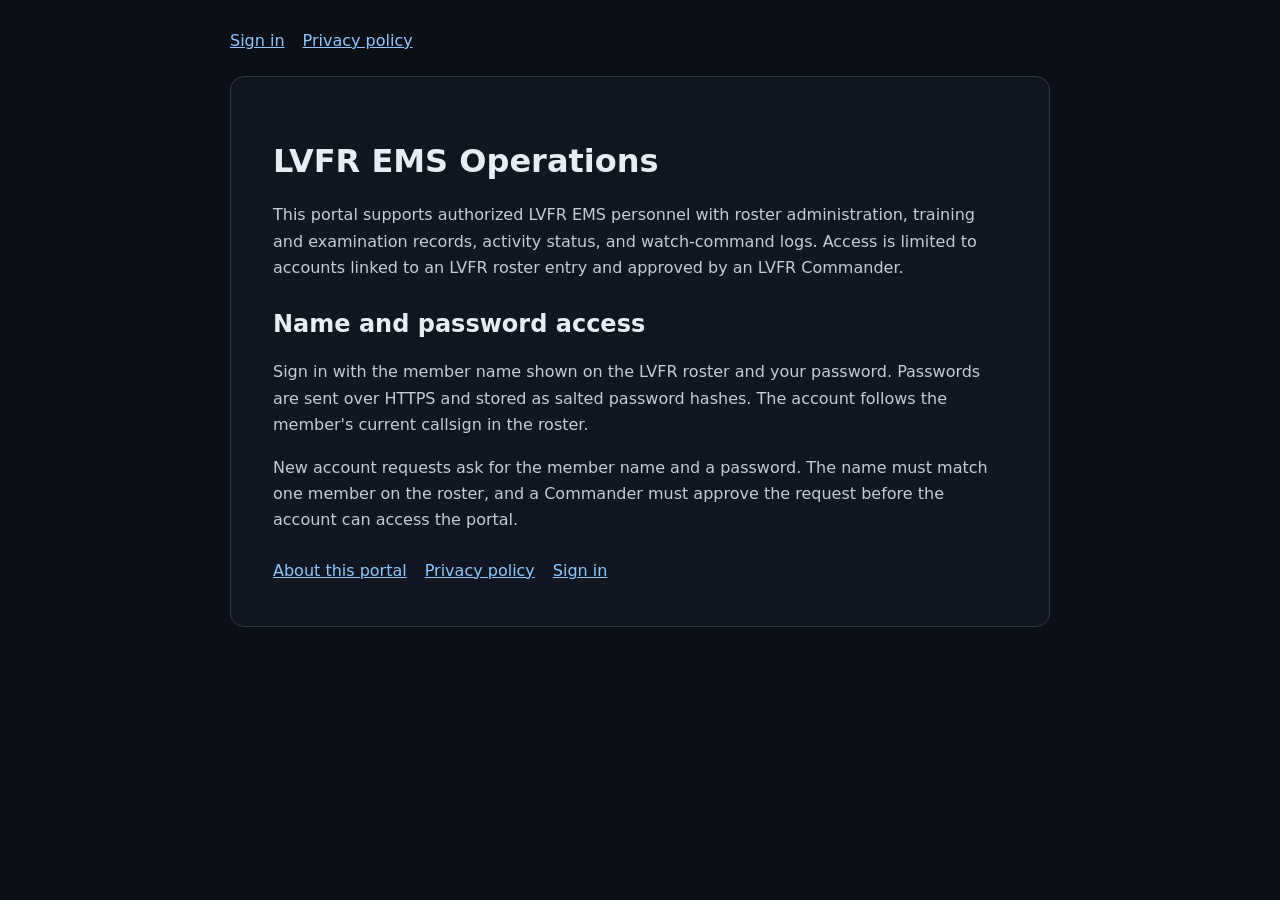
<file: static/about.html>
<!doctype html>
<html lang="en">
<head>
  <meta charset="utf-8">
  <meta name="viewport" content="width=device-width,initial-scale=1">
  <meta name="color-scheme" content="dark">
  <meta name="description" content="About the LVFR EMS Operations portal and account access.">
  <title>About · LVFR EMS Operations</title>
  <style>
    :root{color-scheme:dark;font:16px/1.65 system-ui,sans-serif;background:#0b1017;color:#e6edf3}
    body{max-width:820px;margin:0 auto;padding:28px 18px 48px}main{background:#111720;border:1px solid #303945;border-radius:14px;padding:clamp(20px,5vw,42px)}
    h1,h2{line-height:1.25}p,li{color:#c4ccd5}a{color:#8cc8ff}nav,footer{display:flex;gap:18px;flex-wrap:wrap;margin:0 0 22px}footer{margin:24px 0 0}section{margin-top:28px}details{margin-top:24px;border-top:1px solid #303945;padding-top:16px}summary{cursor:pointer;color:#8cc8ff}
  </style>
</head>
<body>
  <nav><a href="/login">Sign in</a><a href="/privacy.html">Privacy policy</a></nav>
  <main>
    <h1>LVFR EMS Operations</h1>
    <p>This portal supports authorized LVFR EMS personnel with roster administration, training and examination records, activity status, and watch-command logs. Access is limited to accounts linked to an LVFR roster entry and approved by an LVFR Commander.</p>
    <section>
      <h2>Name and password access</h2>
      <p>Sign in with the member name shown on the LVFR roster and your password. Passwords are sent over HTTPS and stored as salted password hashes. The account follows the member's current callsign in the roster.</p>
      <p>New account requests ask for the member name and a password. The name must match one member on the roster, and a Commander must approve the request before the account can access the portal.</p>
    </section>
    <footer><a href="/about.html">About this portal</a><a href="/privacy.html">Privacy policy</a><a href="/login">Sign in</a></footer>
  </main>
</body>
</html>
</file>
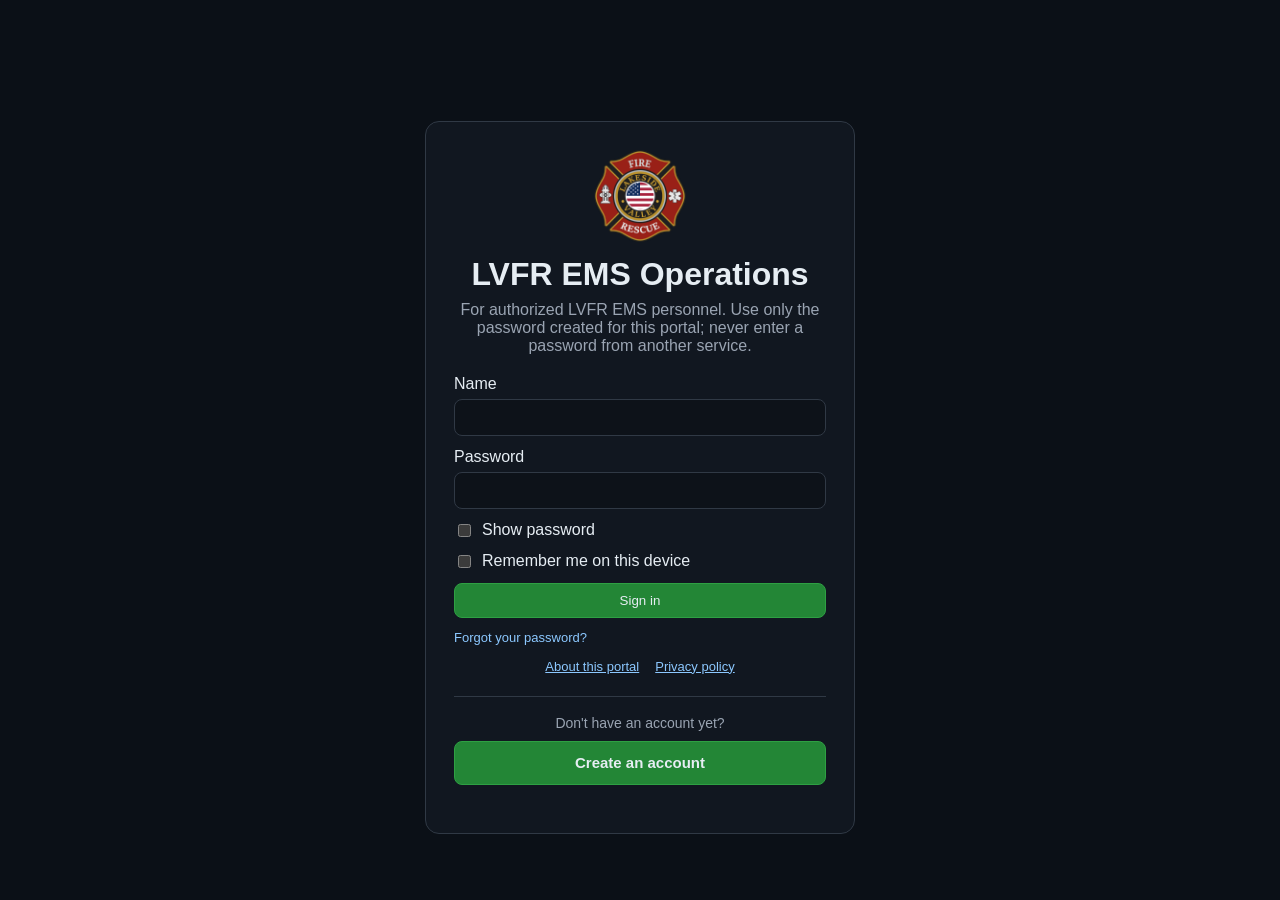
<file: static/login.html>
<!doctype html>
<html lang="en">
<head>
  <meta charset="utf-8">
  <meta name="color-scheme" content="dark">
  <meta name="viewport" content="width=device-width,initial-scale=1">
  <meta name="theme-color" content="#101720">
  <link rel="icon" href="/pwa-icon.svg" type="image/svg+xml">
  <title>Account access · LVFR EMS</title>
  <link rel="stylesheet" href="/static/style.css?v=command-permissions-20261004-1">
  <style>
    body{min-height:100vh;display:grid;place-items:center;padding:72px 18px 18px;background:#0b1017}
    .auth-card{width:min(430px,100%);padding:28px;background:#111720;border:1px solid #303945;border-radius:14px;text-align:center}
    .auth-logo{display:block;width:92px;height:92px;object-fit:contain;margin:0 auto 14px}
    .auth-card h1{margin:0 0 8px}.auth-card>p{color:#9aa4b2;margin:0 0 20px}
    .auth-links{display:flex;justify-content:center;gap:16px;margin-top:14px;font-size:13px}.auth-links a{color:#8cc8ff}
    .auth-tabs{display:flex;gap:8px;margin-bottom:18px}.auth-tabs button{flex:1}
    .auth-form{display:grid;gap:12px}.auth-form label{display:grid;gap:6px;text-align:left}
    .auth-form[hidden]{display:none!important}
    .auth-form input{width:100%;box-sizing:border-box}.auth-form .check{display:flex;align-items:center;gap:8px}
    .auth-form .check input{width:auto}.auth-message{min-height:20px;color:#ff8178;font-size:13px}
    .auth-switch{margin-top:22px;padding-top:18px;border-top:1px solid #303945;display:grid;gap:10px}.auth-switch p{margin:0;color:#9aa4b2;font-size:14px}.auth-switch button,.auth-back{width:100%;min-height:44px;font-size:15px;font-weight:600}.auth-subtitle{margin:22px 0 6px;font-size:18px}.auth-back{margin-top:12px;background:transparent;border:1px solid #3d4854;color:#c9d1d9}#signupPanel{margin-top:4px;padding-top:4px}.auth-message.success{color:#56d364}.auth-message.notice{padding:10px 12px;border:1px solid #8d6b18;border-radius:8px;background:#2a210c;color:#ffd866}.auth-note{font-size:12px;color:#8b949e;line-height:1.4}.auth-forgot{justify-self:start;padding:0;min-height:0;background:none;border:0;color:#8cc8ff;font-size:13px;cursor:pointer}#forgotPanel{margin-top:4px;padding-top:4px}
  </style>
</head>
<body>
  <main class="auth-card">
    <img class="auth-logo" src="/static/image0.webp" alt="LVFR logo">
    <h1>LVFR EMS Operations</h1>
    <p>For authorized LVFR EMS personnel. Use only the password created for this portal; never enter a password from another service.</p>
    <form id="loginForm" class="auth-form">
      <label>Name<input name="name" minlength="2" maxlength="48" autocomplete="username" required></label>
      <label>Password<input name="password" type="password" minlength="4" maxlength="20" pattern="[A-Za-z0-9]{4,20}" autocomplete="current-password" required></label>
      <label class="check"><input type="checkbox" data-show-password> Show password</label>
      <label class="check"><input type="checkbox" name="remember_me"> Remember me on this device</label>
      <button type="submit" class="primary">Sign in</button>
      <button type="button" id="showForgot" class="auth-forgot">Forgot your password?</button>
    </form>
    <div class="auth-links"><a href="/about.html">About this portal</a><a href="/privacy.html">Privacy policy</a></div>
    <div class="auth-switch">
      <p>Don't have an account yet?</p>
      <button type="button" id="showSignup" class="primary">Create an account</button>
    </div>
    <div id="signupPanel" hidden>
      <h2 class="auth-subtitle">Request a new LVFR account</h2>
      <p class="auth-note">Enter your name exactly as it appears on the roster. A Commander must approve your request before you can sign in.</p>
      <form id="signupForm" class="auth-form">
        <label>Name<input name="name" minlength="2" maxlength="48" autocomplete="name" required></label>
        <label>Password<input name="password" type="password" minlength="4" maxlength="20" pattern="[A-Za-z0-9]{4,20}" autocomplete="new-password" required></label>
        <label class="check"><input type="checkbox" data-show-password> Show password</label>
        <button type="submit" class="primary">Create account and request access</button>
      </form>
      <button type="button" id="showLogin" class="secondary auth-back">Back to sign in</button>
    </div>
    <div id="forgotPanel" hidden>
      <h2 class="auth-subtitle">Reset your password</h2>
      <p class="auth-note">Enter your name. If your account is linked to Discord, the LVFR bot sends you a 6-digit code by direct message. Discord must allow direct messages from server members. If no code arrives, ask a Commander to reset your password.</p>
      <form id="forgotForm" class="auth-form">
        <label>Name<input name="name" minlength="2" maxlength="48" autocomplete="username" required></label>
        <button type="submit" class="primary">Send code on Discord</button>
      </form>
      <form id="resetForm" class="auth-form" hidden>
        <input type="hidden" name="name">
        <label>6-digit code<input name="code" inputmode="numeric" pattern="[0-9]{6}" maxlength="6" autocomplete="one-time-code" required></label>
        <label>New password<input name="new_password" type="password" minlength="4" maxlength="20" pattern="[A-Za-z0-9]{4,20}" autocomplete="new-password" required></label>
        <label class="check"><input type="checkbox" data-show-password> Show password</label>
        <button type="submit" class="primary">Change password</button>
      </form>
      <button type="button" id="forgotBack" class="secondary auth-back">Back to sign in</button>
    </div>
    <div id="authMessage" class="auth-message" role="status"></div>
  </main>
  <script src="/static/session-auth.js?v=presence-20261030-1"></script>
  <script src="/static/login.js?v=forgot-password-20261030-1"></script>
</body>
</html>
</file>
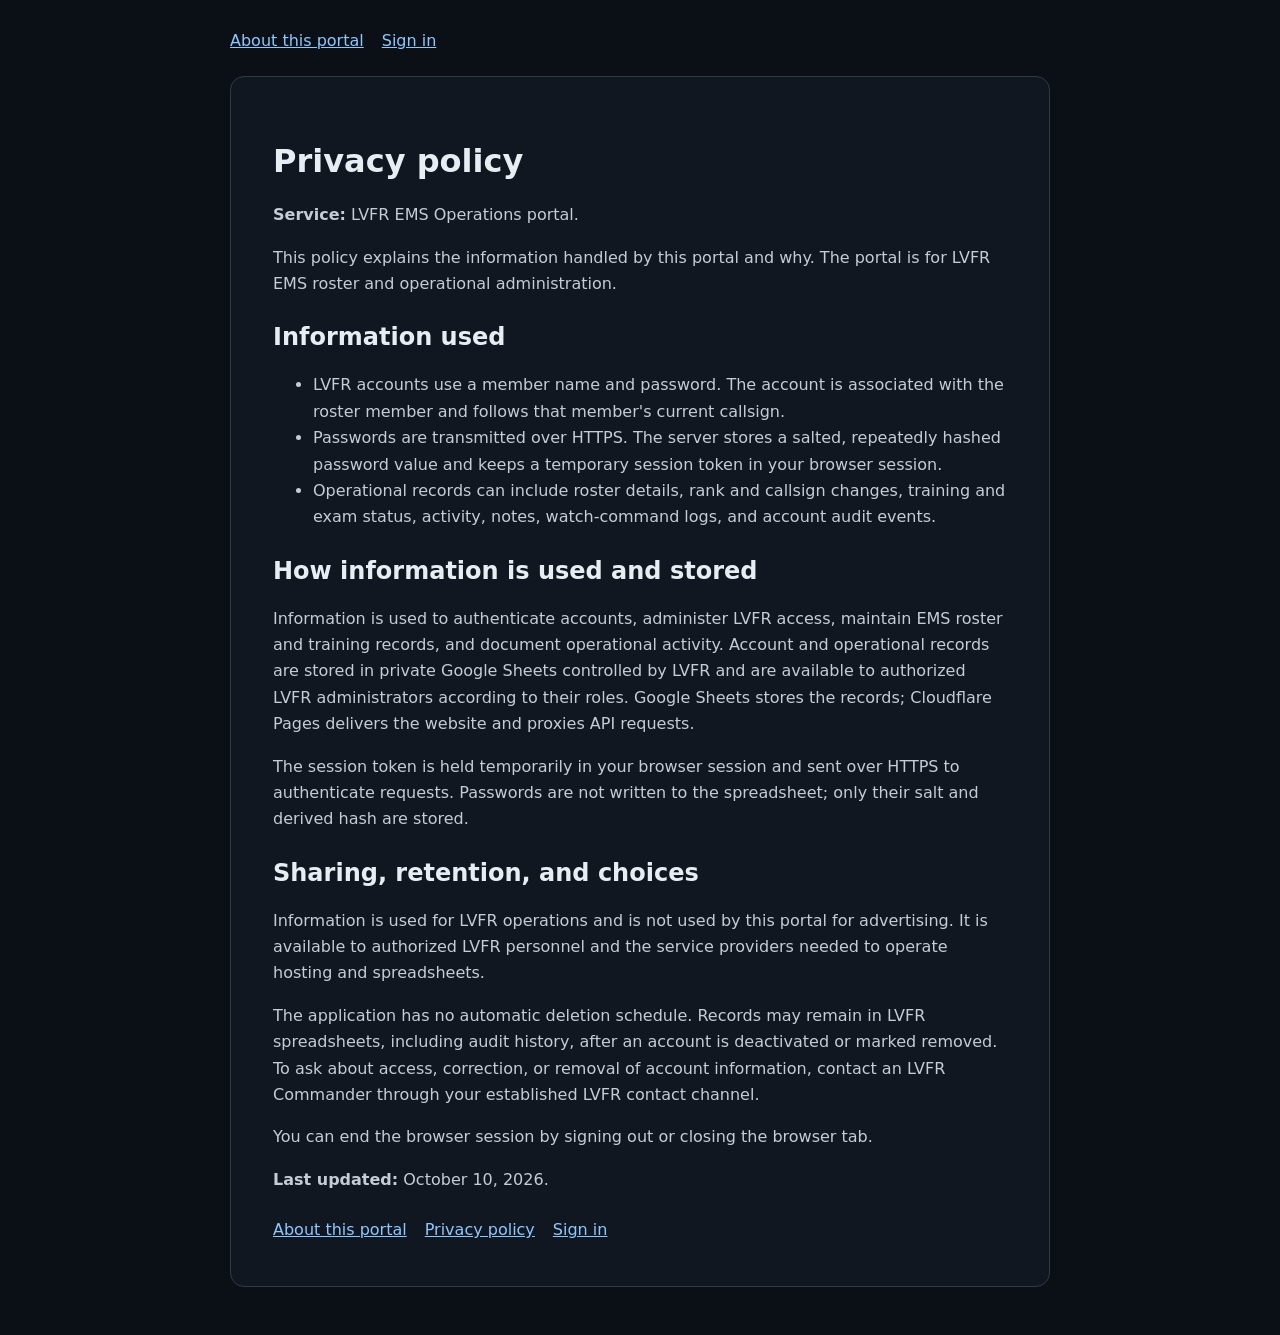
<file: static/privacy.html>
<!doctype html>
<html lang="en">
<head>
  <meta charset="utf-8">
  <meta name="viewport" content="width=device-width,initial-scale=1">
  <meta name="color-scheme" content="dark">
  <meta name="description" content="Privacy information for the LVFR EMS Operations portal.">
  <title>Privacy policy · LVFR EMS Operations</title>
  <style>
    :root{color-scheme:dark;font:16px/1.65 system-ui,sans-serif;background:#0b1017;color:#e6edf3}
    body{max-width:820px;margin:0 auto;padding:28px 18px 48px}main{background:#111720;border:1px solid #303945;border-radius:14px;padding:clamp(20px,5vw,42px)}
    h1,h2{line-height:1.25}p,li{color:#c4ccd5}a{color:#8cc8ff}nav,footer{display:flex;gap:18px;flex-wrap:wrap;margin:0 0 22px}footer{margin:24px 0 0}section{margin-top:25px}details{margin-top:26px;border-top:1px solid #303945;padding-top:16px}summary{cursor:pointer;color:#8cc8ff}
  </style>
</head>
<body>
  <nav><a href="/about.html">About this portal</a><a href="/login">Sign in</a></nav>
  <main>
    <h1>Privacy policy</h1>
    <p><strong>Service:</strong> LVFR EMS Operations portal.</p>
    <p>This policy explains the information handled by this portal and why. The portal is for LVFR EMS roster and operational administration.</p>
    <section>
      <h2>Information used</h2>
      <ul>
        <li>LVFR accounts use a member name and password. The account is associated with the roster member and follows that member's current callsign.</li>
        <li>Passwords are transmitted over HTTPS. The server stores a salted, repeatedly hashed password value and keeps a temporary session token in your browser session.</li>
        <li>Operational records can include roster details, rank and callsign changes, training and exam status, activity, notes, watch-command logs, and account audit events.</li>
      </ul>
    </section>
    <section>
      <h2>How information is used and stored</h2>
      <p>Information is used to authenticate accounts, administer LVFR access, maintain EMS roster and training records, and document operational activity. Account and operational records are stored in private Google Sheets controlled by LVFR and are available to authorized LVFR administrators according to their roles. Google Sheets stores the records; Cloudflare Pages delivers the website and proxies API requests.</p>
      <p>The session token is held temporarily in your browser session and sent over HTTPS to authenticate requests. Passwords are not written to the spreadsheet; only their salt and derived hash are stored.</p>
    </section>
    <section>
      <h2>Sharing, retention, and choices</h2>
      <p>Information is used for LVFR operations and is not used by this portal for advertising. It is available to authorized LVFR personnel and the service providers needed to operate hosting and spreadsheets.</p>
      <p>The application has no automatic deletion schedule. Records may remain in LVFR spreadsheets, including audit history, after an account is deactivated or marked removed. To ask about access, correction, or removal of account information, contact an LVFR Commander through your established LVFR contact channel.</p>
      <p>You can end the browser session by signing out or closing the browser tab.</p>
    </section>
    <p><strong>Last updated:</strong> October 10, 2026.</p>
    <footer><a href="/about.html">About this portal</a><a href="/privacy.html">Privacy policy</a><a href="/login">Sign in</a></footer>
  </main>
</body>
</html>
</file>
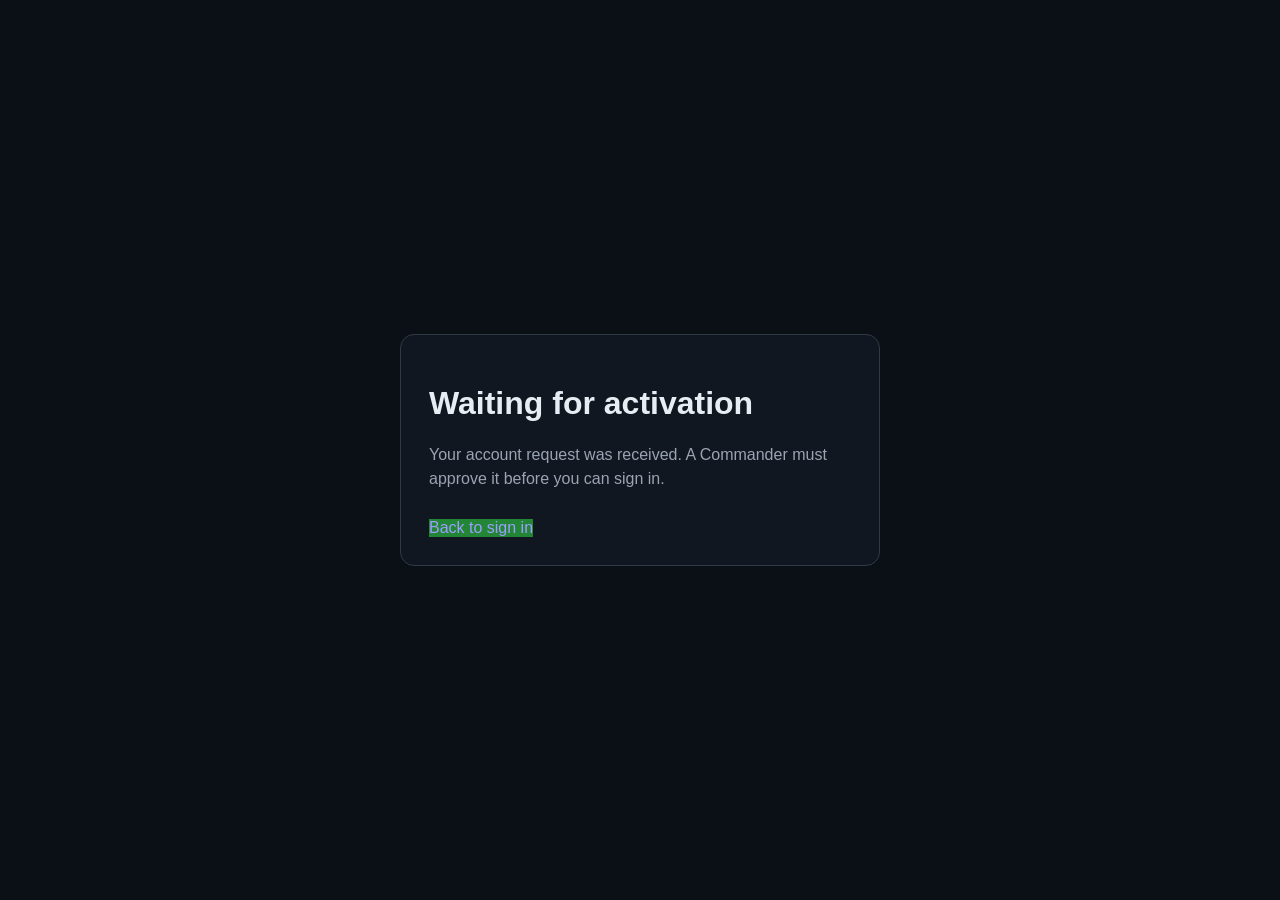
<file: static/verification-pending.html>
<!doctype html>
<html lang="en">
<head>
  <meta charset="utf-8">
  <meta name="color-scheme" content="dark">
  <meta name="viewport" content="width=device-width,initial-scale=1">
  <title>Activation pending · LVFR EMS</title>
  <link rel="stylesheet" href="/static/style.css?v=leaders-header-compact-1">
  <style>body{min-height:100vh;display:grid;place-items:center;padding:18px;background:#0b1017}.pending-card{width:min(480px,100%);padding:28px;background:#111720;border:1px solid #303945;border-radius:14px}.pending-card p{color:#9aa4b2;line-height:1.5}.pending-card a{display:inline-block;text-decoration:none;margin-top:12px}</style>
</head>
<body><main class="pending-card"><h1 id="pendingTitle">Saving your request</h1><p id="pendingMessage">Your signup is being saved. This page will update when saving finishes.</p><a class="primary" href="/login">Back to sign in</a></main>
<script src="/static/session-auth.js?v=presence-20261030-1"></script><script src="/static/verification_pending.js?v=d1-signup-status-1"></script></body>
</html>
</file>
<file: static/style.css>
* {
    box-sizing:border-box
}
body {
    margin:0;
    font-family:Inter,Segoe UI,Arial,sans-serif;
    background:#0b0f14;
    color:#e6edf3
}
.topbar {
    display:flex;
    justify-content:space-between;
    align-items:center;
    padding:18px 28px 18px 70px;
    background:#111720;
    border-bottom:1px solid #27303b;
    gap:20px
}
.brand {
    display:flex;
    align-items:center;
    gap:12px
}
.brand h1 {
    margin:0;
    font-size:22px
}
.brand p {
    margin:4px 0 0;
    color:#8b949e;
    font-size:13px
}
.topbar-left {
    display:flex;
    align-items:center;
    gap:18px;
    flex:1;
    min-width:0
}
.top-actions {
    display:flex;
    align-items:center;
    gap:10px;
    flex-wrap:wrap;
    justify-content:flex-end;
    margin-left:auto;
    flex:0 0 auto
}
.icon-button { position:relative; width:42px; height:42px; padding:9px; display:grid; place-items:center }
.icon-button svg { width:21px; height:21px; fill:none; stroke:currentColor; stroke-width:1.8; stroke-linecap:round; stroke-linejoin:round }
.account-control,.notification-control,.online-control { position:relative }
.account-menu { position:absolute; z-index:30; top:calc(100% + 8px); right:0; min-width:190px; padding:12px; display:grid; gap:8px; background:#171d26; border:1px solid #303945; border-radius:10px; box-shadow:0 12px 32px #0009 }
.account-menu strong { padding:4px 6px 8px; border-bottom:1px solid #303945 }
.account-menu button { width:100%; text-align:left }
.account-menu form { margin:0 }
.account-menu form button { color:#ff938a }
.online-count-button { height:42px; white-space:nowrap; color:#9de5ad }
.online-users-panel { position:absolute; z-index:30; top:calc(100% + 8px); right:0; width:min(280px,calc(100vw - 28px)); max-height:min(65vh,420px); overflow:auto; padding:12px; background:#171d26; border:1px solid #303945; border-radius:10px; box-shadow:0 12px 32px #0009 }
.online-users-panel>strong { display:block; padding:4px 6px 10px; border-bottom:1px solid #303945 }
.online-user { display:flex; justify-content:space-between; gap:12px; padding:9px 6px; border-bottom:1px solid #27303b }
.online-user:last-child { border-bottom:0 }
.training-directory-tabs { display:flex; gap:8px; margin:12px 0; }
.training-directory-view[hidden] { display:none; }
.training-directory-search { display:grid; gap:6px; max-width:480px; margin:12px 0; color:#9aa4b2; }
.training-directory-filters { display:flex; align-items:end; flex-wrap:wrap; gap:12px; margin:12px 0; }
.training-directory-filters > label:not(.training-directory-search) { display:grid; gap:6px; min-width:190px; color:#9aa4b2; }
.training-member-actions { display:flex; flex-wrap:wrap; gap:6px; min-width:150px; }
.training-member-actions button { padding:6px 9px; }
.training-header-actions { display:flex; gap:5px; margin-top:7px; }
.training-header-actions button { padding:5px 8px; font-size:12px; }
.training-action-choices { display:grid; gap:7px; max-height:48vh; overflow:auto; }
.training-action-choice { display:flex; justify-content:space-between; align-items:center; gap:12px; padding:9px; border:1px solid #303945; border-radius:8px; background:#0d1219; }
.training-hours-time-edit { display:flex; align-items:center; gap:6px; min-width:190px; }
.table-sort-button { padding:0; border:0; background:transparent; color:inherit; font:inherit; font-weight:inherit; }
.training-hours-time-edit input { min-width:80px; width:100%; }
.role-permissions-panel { display:grid; grid-template-columns:repeat(2,minmax(0,1fr)); gap:18px; align-items:start; }
.role-editor-layout { display:grid; grid-template-columns:180px minmax(0,1fr); gap:18px; align-items:start; }
.permission-role-nav { display:grid; gap:7px; position:sticky; top:90px; }
.permission-role-nav button { text-align:left; }
.permission-role-nav button[aria-current="true"] { background:#173e37; color:#fff; }
.role-editor-main { min-width:0; }
.custom-role-tools { display:flex; flex-wrap:wrap; align-items:end; gap:10px; margin-top:18px; }
.custom-role-tools label { display:grid; gap:5px; color:var(--muted,#667085); font-size:.85rem; }
.permission-member-picker { display:grid; gap:8px; margin:14px 0 18px; max-width:520px; }
.permission-member-picker label { display:grid; gap:5px; color:var(--muted,#667085); font-size:.85rem; }
.permission-member-results { display:grid; gap:5px; }
.permission-member-results button { text-align:left; }
@media(max-width:760px) { .role-editor-layout { grid-template-columns:1fr; } .permission-role-nav { display:flex; overflow-x:auto; position:static; } .permission-role-nav button { flex:0 0 auto; } }
.role-permission-card { min-width:0; overflow:hidden; border:1px solid #303d4b; border-radius:16px; padding:18px; background:linear-gradient(155deg,#151e29,#0d1219 70%); box-shadow:0 14px 34px #0003; }
.role-permission-card > header { display:flex; align-items:center; justify-content:space-between; gap:12px; margin:-18px -18px 16px; padding:17px 18px; border-bottom:1px solid #303945; background:#111a25; }
.role-permission-card h3 { margin:3px 0 0; font-size:20px; }
.role-kicker { color:#83baff; font-size:10px; font-weight:800; letter-spacing:.12em; }
.permission-count { padding:5px 9px; border:1px solid #345a7c; border-radius:999px; background:#15283a; color:#a9d1ff; font-size:11px; white-space:nowrap; }
.role-permission-groups { display:grid; gap:12px; }
.permission-group { padding:12px; border:1px solid #27323e; border-radius:12px; background:#0b1118a8; }
.permission-group > summary,.permission-sublist > summary { display:flex; align-items:center; justify-content:space-between; gap:10px; color:#c8d5e2; cursor:pointer; list-style:none; }
.permission-group > summary::-webkit-details-marker,.permission-sublist > summary::-webkit-details-marker { display:none; }
.permission-group > summary::before,.permission-sublist > summary::before { content:""; width:0; height:0; border-top:5px solid transparent; border-bottom:5px solid transparent; border-left:6px solid #8fa7bd; transition:transform .15s ease; }
.permission-group[open] > summary::before,.permission-sublist[open] > summary::before { transform:rotate(90deg); }
.permission-group > summary { font-size:12px; font-weight:700; text-transform:uppercase; letter-spacing:.06em; }
.permission-sublist { margin-top:8px; padding:9px 10px; border:1px solid #27323e; border-radius:9px; background:#080e14a8; }
.permission-sublist > summary { font-size:13px; font-weight:650; }
.permission-sublist > summary span { margin-left:auto; color:#95a2b1; font-size:11px; }
.permission-sublist .permission-item { padding-left:22px; }
.permission-master { border-bottom:1px solid #202b36; }
.permission-item { display:flex; align-items:flex-start; gap:10px; padding:10px 4px; color:#d6dde6; cursor:pointer; }
.permission-item + .permission-item { border-top:1px solid #202b36; }
.permission-item input { flex:0 0 auto; width:18px; height:18px; margin:1px 0 0; accent-color:#4c9aff; }
.permission-item span { min-width:0; }
.permission-item strong { display:block; font-size:13px; }
.permission-item small { display:block; margin-top:3px; color:#95a2b1; font-size:11px; line-height:1.4; }
.role-permission-card > button { width:100%; margin-top:15px; }
.permission-search { display:grid; gap:7px; max-width:520px; margin:14px 0 18px; color:#9aa4b2; font-size:12px; font-weight:600; }
.permission-search input { width:100%; }
.permission-status { min-height:20px; margin:13px 0 0; color:#9aa4b2; font-size:13px; }
.permission-status.success { color:#56d364; }
.permission-status.error { color:#ff8178; }
@media(max-width:760px) { .role-permissions-panel { grid-template-columns:minmax(0,1fr); gap:12px; } .role-permission-card { padding:14px; border-radius:13px; } .role-permission-card > header { margin:-14px -14px 12px; padding:14px; } }
.online-user span { color:#9aa4b2; font-size:12px }
.status-dot {
    font-size:12px;
    color:#8b949e
}
.command-sync-panel {
    display:flex;
    align-items:center;
    gap:10px;
    flex-wrap:wrap
}
.sync-status-group {
    display:flex;
    align-items:center;
    gap:8px;
    flex-wrap:wrap;
    max-width:520px
}
.sync-status-group .status-dot { max-width:210px; overflow:hidden; text-overflow:ellipsis; white-space:nowrap }
.sync-actions {
    display:flex;
    gap:8px
}
[hidden] { display:none !important }
.tabs {
    display:flex;
    gap:7px;
    padding:12px 28px;
    background:#0b0f14;
    border-bottom:1px solid #27303b;
    overflow:auto
}
.tab,button {
    cursor:pointer;
    border:1px solid #303945;
    border-radius:8px;
    padding:9px 13px;
    background:#171d26;
    color:#e6edf3
}
.tab.active {
    background:#1f6feb;
    border-color:#388bfd;
    color:#fff;
    box-shadow:0 0 0 1px #1f6feb55
}
.log-tab.active { background:#1f6feb; border-color:#388bfd; color:#fff; box-shadow:0 0 0 1px #1f6feb55; }
.list-refresh { display:inline-grid; place-items:center; width:42px; min-width:42px; height:40px; padding:0; background:#171d26; }
.list-refresh-glyph { display:block; font-family:"Segoe UI Symbol","Arial Unicode MS",sans-serif; font-size:27px; line-height:1; }
.list-refresh:disabled .list-refresh-glyph { animation:list-refresh-spin .8s linear infinite; }
@keyframes list-refresh-spin { to { transform:rotate(360deg); } }
.primary {
    background:#238636;
    border-color:#2ea043
}
.danger {
    background:#da3633;
    border-color:#f85149
}
.warn {
    background:#9e6a03;
    border-color:#bb8009
}
main {
    padding:24px 28px
}
.panel {
    display:none
}
.panel.active {
    display:block
}
.section-head {
    display:flex;
    justify-content:space-between;
    align-items:center;
    margin-bottom:18px
}
.section-head h2 {
    margin:0 0 5px
}
.section-head p {
    margin:0;
    color:#8b949e;
    font-size:13px
}
.count {
    min-width:40px;
    padding:8px 12px;
    text-align:center;
    border-radius:999px;
    background:#212936
}
.toolbar {
    display:flex;
    gap:9px;
    margin-bottom:15px
}
.toolbar input {
    flex:1
}
input,select,textarea {
    width:100%;
    background:#0d1219;
    color:#e6edf3;
    border:1px solid #303945;
    border-radius:8px;
    padding:10px
}
textarea {
    min-height:90px;
    resize:vertical
}
.table-wrap {
    overflow:auto;
    border:1px solid #27303b;
    border-radius:10px;
    background:#10151c
}
table {
    border-collapse:collapse;
    width:100%;
    min-width:820px
}
th,td {
    padding:12px;
    border-bottom:1px solid #202833;
    text-align:left
}
th {
    background:#151b23;
    color:#8b949e;
    font-size:12px;
    text-transform:uppercase;
    letter-spacing:.04em
}
tr:hover {
    background:#151b23
}
.badge {
    display:inline-block;
    padding:4px 8px;
    border-radius:999px;
    font-size:11px;
    font-weight:600
}
.active-status {
    background:#173b25;
    color:#56d364
}
.semi-status {
    background:#3b3013;
    color:#e3b341
}
.inactive-status {
    background:#422b12;
    color:#f2a44a
}
.terminate-status {
    background:#4b1c1c;
    color:#ff7b72
}
.muted {
    color:#8b949e
}
.ok-text {
    color:#56d364
}
.error-text,.danger-text {
    color:#ff7b72
}
.grid {
    display:grid;
    grid-template-columns:repeat(auto-fit,minmax(180px,1fr));
    gap:10px
}
.card {
    background:#0d1219;
    border:1px solid #27303b;
    border-radius:10px;
    padding:13px
}
.card b {
    font-size:12px;
    color:#8b949e
}
.card div {
    margin-top:5px
}
.form {
    display:grid;
    gap:10px;
    margin-top:15px
}
.form-row {
    display:grid;
    grid-template-columns:1fr 1fr;
    gap:10px
}
.actions {
    display:flex;
    gap:7px;
    flex-wrap:wrap;
    margin-top:15px
}
.modal {
    position:fixed;
    inset:0;
    background:#000b;
    display:flex;
    align-items:center;
    justify-content:center;
    padding:18px;
    z-index:10
}
.modal.hidden {
    display:none
}
.modal-box {
    position:relative;
    width:min(960px,100%);
    max-height:92vh;
    overflow:auto;
    background:#111720;
    border:1px solid #303945;
    border-radius:14px;
    padding:24px
}
.account-window .modal-box {
    width:min(560px,100%);
    padding:28px;
    box-shadow:0 24px 70px #0009
}
#accountSettingsDialog h2 {
    margin:0 40px 20px 0
}
.account-details {
    display:grid;
    grid-template-columns:minmax(115px,.7fr) minmax(0,1.3fr);
    gap:0;
    margin:0 0 22px;
    border:1px solid #303945;
    border-radius:10px;
    overflow:hidden
}
.account-details dt,.account-details dd {
    margin:0;
    padding:10px 12px;
    border-bottom:1px solid #303945
}
.account-details dt {
    color:#9aa4b2;
    background:#151d27
}
.account-details dd {
    overflow-wrap:anywhere
}
.account-details dt:nth-last-of-type(1),.account-details dd:last-child {
    border-bottom:0
}
.account-password-section {
    border-top:1px solid #303945;
    padding-top:16px
}
.account-password-section summary {
    width:fit-content;
    color:#7db7ff;
    cursor:pointer;
    font-weight:600
}
.account-password-section[open] .form-grid {
    display:grid;
    margin-top:16px
}
.online-account-count {
    margin:8px 0 12px;
    color:#c9d1d9;
    font-weight:600
}
.presence-badge {
    display:inline-flex;
    align-items:center;
    gap:6px;
    border-radius:999px;
    padding:4px 9px;
    font-size:12px;
    font-weight:600
}
.presence-badge::before {
    content:"";
    width:7px;
    height:7px;
    border-radius:50%;
    background:currentColor
}
.presence-badge.online { color:#56d364; background:#173322 }
.presence-badge.offline { color:#9aa4b2; background:#252d38 }
.close {
    position:absolute;
    right:14px;
    top:14px;
    font-size:22px;
    padding:3px 9px
}
.profile-title {
    padding-right:35px
}
.profile-title small {
    color:#8b949e;
    font-weight:400
}
.list {
    margin:7px 0 0;
    padding-left:18px
}
.empty {
    padding:28px;
    text-align:center;
    color:#8b949e
}
#toast {
    position:fixed;
    right:20px;
    bottom:20px;
    display:none;
    z-index:20;
    max-width:460px;
    background:#1c2430;
    border:1px solid #394555;
    padding:12px 16px;
    border-radius:9px;
    box-shadow:0 10px 30px #0008
}
@media(max-width:700px) {
    .topbar {
    flex-direction:column;
    align-items:flex-start
}

.topbar-left {
    width:100%;
    flex-wrap:wrap;
    gap:12px
}

.top-actions {
    width:100%;
    justify-content:flex-end
}
.tabs {
    padding:10px 14px
}
main {
    padding:16px
}
.form-row {
    grid-template-columns:1fr
}

}

@media(max-width:480px) {
    .account-window .modal-box { padding:22px 16px }
    .account-details { grid-template-columns:minmax(100px,.75fr) minmax(0,1.25fr) }
    .account-details dt,.account-details dd { padding:9px 8px }
}

/* ============================================================
   MANAGE - TRAINING / ACTIVITY
   ============================================================ */

.manage-action-row {
    display: grid;
    grid-template-columns: 1fr 1fr;
    gap: 24px;
    align-items: end;
    width: 100%;
}

.training-actions {
    display: flex;
    gap: 10px;
    align-items: flex-end;
}

.activity-actions {
    display: flex;
    justify-content: flex-start;
    align-items: flex-end;
}

/* Keep Set Activity under the Activity selector */
.activity-actions button {
    width: 100%;
}

.member-filter-menu {
    position: static;
    display: inline-block;
    margin: 0;
}

.discord-user-name {
    max-width: 220px;
    overflow: hidden;
    text-overflow: ellipsis;
    white-space: nowrap;
}

.sync-status-group {
    display: flex;
    flex-direction: column;
    align-items: flex-start;
    gap: 4px;
    min-width: 190px;
    max-width: 330px;
}

.archive-status {
    max-width: 330px;
    white-space: normal;
    overflow-wrap: anywhere;
    line-height: 1.3;
}

.brand-mark {
    display: block;
    flex: 0 0 54px;
    width: 54px;
    height: 54px;
    object-fit: contain;
    background: transparent;
    border-radius: 0;
}
.brand-home-link { display:inline-flex; flex:0 0 auto; align-items:center; justify-content:center; border-radius:50%; text-decoration:none; }
.brand-home-link:focus-visible { outline:2px solid #79c0ff; outline-offset:4px; }

.sidebar-toggle {
    position: fixed;
    z-index: 1201;
    top: max(14px, env(safe-area-inset-top));
    left: max(14px, env(safe-area-inset-left));
    display: flex;
    flex-direction: column;
    justify-content: center;
    gap: 5px;
    width: 42px;
    height: 42px;
    padding: 10px;
    border: 1px solid #303945;
    border-radius: 11px;
    background: #111720;
    color: #e6edf3;
    cursor: pointer;
}

.sidebar-toggle:hover { background: #202b38; }
.sidebar-toggle span { display:block; height:2px; width:100%; border-radius:2px; background:#e6edf3; }
.sidebar-backdrop { position:fixed; inset:0; z-index:1202; background:rgba(0,0,0,.58); }
.app-sidebar { position:fixed; z-index:1203; inset:0 auto 0 0; display:flex; flex-direction:column; width:min(350px,88vw); padding:18px; border-right:1px solid #303945; background:#101720; color:#e6edf3; box-shadow:16px 0 48px #0008; transform:translateX(-105%); transition:transform .2s ease; }
.app-sidebar[hidden], .sidebar-backdrop[hidden] { display:none; }
.app-sidebar.is-open { transform:translateX(0); }
.sidebar-head { display:flex; align-items:center; justify-content:space-between; gap:12px; margin:0 0 16px; font-size:18px; }
.sidebar-head-title { display:grid; min-width:0; gap:3px; }
.sidebar-current-page { color:#8bbcff; font-size:12px; font-weight:600; }
.sidebar-close { width:36px; height:36px; padding:0; font-size:23px; }
.sidebar-search { display:block; margin-bottom:14px; }
.sidebar-search input { box-sizing:border-box; width:100%; padding:10px 12px; border:1px solid #374454; border-radius:9px; background:#0b1017; color:#f3f6fa; }
.sidebar-nav { overflow:auto; padding-right:3px; }
.sidebar-page-group { margin:0 0 10px; padding:10px; border:1px solid #303945; border-radius:11px; background:#141d27; }
.sidebar-page-head { display:flex; align-items:center; gap:8px; }
.sidebar-page-link { display:block; flex:1; min-width:0; color:#f3f6fa; font-weight:700; text-decoration:none; }
.sidebar-page-link[aria-current="page"] { color:#8bbcff; }
.sidebar-expand { display:grid; place-items:center; width:40px; min-width:40px; min-height:40px; padding:0; border:1px solid #526173; border-radius:8px; background:#202b38; color:#f3f6fa; cursor:pointer; }
.sidebar-expand svg { width:20px; height:20px; fill:none; stroke:currentColor; stroke-width:2.5; stroke-linecap:round; stroke-linejoin:round; transition:transform .15s ease; }
.sidebar-expand[aria-expanded="true"] svg { transform:rotate(180deg); }
.sidebar-page-group .sidebar-items { display:none !important; gap:3px; padding-left:9px; border-left:1px solid #374454; }
.sidebar-page-group.is-expanded .sidebar-items { display:grid !important; }
.sidebar-item-row { display:flex; align-items:center; gap:5px; min-width:0; }
.sidebar-item-action { display:block; flex:1; min-width:0; width:100%; padding:9px; border:0; border-radius:6px; background:transparent; color:#cbd5e1; text-align:left; text-decoration:none; font:inherit; cursor:pointer; }
.sidebar-item-action:hover { background:#202b38; color:#fff; }
.sidebar-item-action.is-active { background:#1f6feb; color:#fff; font-weight:650; }
.sidebar-tree-entry.has-active-child > .sidebar-item-row > .sidebar-item-action { background:#17385c; color:#b8d8ff; }
.sidebar-tree-expand { width:34px; min-width:34px; min-height:34px; }
.sidebar-children { display:none !important; gap:3px; margin-left:12px; padding:4px 0 4px 9px; border-left:1px solid #374454; }
.sidebar-tree-entry.is-expanded > .sidebar-children { display:grid !important; }
.sidebar-tree-entry[data-depth="1"] > .sidebar-item-row .sidebar-item-action { color:#b8c7d8; }
.sidebar-tree-entry[data-depth="2"] > .sidebar-item-row .sidebar-item-action { color:#98a8ba; font-size:13px; }
body.sidebar-open { overflow:hidden; }
@media(prefers-reduced-motion:reduce) { .app-sidebar { transition:none; } }

/* Mobile application navigation and touch layout */
.bottom-app-nav { display:none; }
html,body { max-width:100%; overflow-x:clip; }
.table-wrap,.admin-table-wrap { max-width:100%; overscroll-behavior-x:contain; }
@media(max-width:700px) {
    body { padding-bottom:calc(68px + env(safe-area-inset-bottom)); }
    .topbar { width:100%; padding:68px 14px 14px; gap:12px; }
    .topbar-left { min-width:0; }
    .brand,.admin-brand,.watch-brand { min-width:0; max-width:100%; }
    .brand h1,.admin-brand h1,.watch-brand h1 { font-size:19px; overflow-wrap:anywhere; }
    .brand p,.admin-brand p,.watch-brand p { line-height:1.4; }
    .top-actions { width:100%; min-width:0; gap:8px; justify-content:flex-end; }
    .top-actions > * { flex:0 0 auto; }
    .command-sync-panel,.sync-status-group { min-width:0; max-width:100%; }
    .tabs { display:grid; grid-template-columns:repeat(2,minmax(0,1fr)); gap:7px; padding:10px 12px; overflow:visible; }
    .tabs .tab { min-width:0; padding:8px 6px; font-size:13px; line-height:1.2; white-space:normal; }
    main { min-width:0; max-width:100%; padding:16px 12px 28px; }
    .section-head { align-items:flex-start; gap:10px; flex-wrap:wrap; }
    .toolbar,.log-toolbar,.inactive-toolbar,.statistics-filters { min-width:0; max-width:100%; flex-wrap:wrap; }
    .toolbar > *, .log-toolbar > *, .inactive-toolbar > *, .statistics-filters > * { min-width:0; max-width:100%; }
    .table-wrap,.admin-table-wrap { width:100%; overflow-x:auto; -webkit-overflow-scrolling:touch; }
    button,.tab,.log-tab,select,input[type="button"],input[type="submit"] { min-height:44px; }
    .icon-button { width:46px; height:46px; }
    .bottom-app-nav { position:fixed; z-index:1100; inset:auto 0 0; display:grid; grid-template-columns:repeat(3,minmax(0,1fr)); min-height:calc(62px + env(safe-area-inset-bottom)); padding:5px 8px calc(5px + env(safe-area-inset-bottom)); border-top:1px solid #303945; background:#111720f5; backdrop-filter:blur(14px); }
    .bottom-app-nav a { display:flex; min-width:0; min-height:50px; flex-direction:column; align-items:center; justify-content:center; gap:2px; border-radius:9px; color:#aeb9c7; text-decoration:none; -webkit-tap-highlight-color:transparent; }
    .bottom-app-nav a[aria-current="page"] { color:#8bbcff; background:#1b2735; }
    .bottom-app-nav a span { font-size:20px; line-height:1; }
    .bottom-app-nav a small { overflow:hidden; max-width:100%; font-size:11px; text-overflow:ellipsis; white-space:nowrap; }
    #toast { right:12px; bottom:calc(76px + env(safe-area-inset-bottom)); max-width:calc(100vw - 24px); }
    .sidebar-toggle { top:max(12px,env(safe-area-inset-top)); left:max(12px,env(safe-area-inset-left)); width:46px; height:46px; }
    .account-menu,.online-users-panel,.notification-panel { position:fixed; z-index:1250; right:12px; left:auto; width:min(340px,calc(100vw - 24px)); max-width:calc(100vw - 24px); max-height:calc(100dvh - 120px - env(safe-area-inset-top)); overflow:auto; }
    .account-menu { min-width:0; }
}
@media(max-width:380px) {
    .brand-mark { width:44px; height:44px; flex-basis:44px; }
    .top-actions { gap:5px; }
    .top-actions .online-count-button { padding:8px; font-size:12px; }
}

@media(max-width:700px) {
    #modalContent .manage-main-row,
    #modalContent .manage-action-row { display:contents; }
    #modalContent #trainingField { grid-row:1; }
    #modalContent .training-actions { grid-row:2; }
    #modalContent .manage-main-row > label:not(#trainingField) { grid-row:3; }
    #modalContent .activity-actions { grid-row:4; }
}

.leader-request-actions {
    display: flex;
    gap: 7px;
    flex-wrap: wrap;
}

.leader-actions-menu {
    position: relative;
    display: inline-block;
}

.leader-actions-menu > summary {
    display: inline-flex;
    align-items: center;
    justify-content: center;
    min-width: 84px;
    padding: 7px 11px;
    border: 1px solid #475363;
    border-radius: 7px;
    color: #e8edf2;
    background: #202a35;
    cursor: pointer;
    list-style: none;
}

.leader-actions-menu > summary::-webkit-details-marker { display: none; }
.leader-actions-menu > summary::after { content: "\25BE"; margin-left: 8px; }
.leader-actions-menu[open] > summary::after { content: "\25B4"; }

.leader-actions-menu-items {
    position: fixed;
    z-index: 20;
    display: grid;
    min-width: 170px;
    gap: 6px;
    padding: 8px;
    border: 1px solid #3b4755;
    border-radius: 9px;
    background: #151d26;
    box-shadow: 0 10px 26px #0008;
}

.leader-actions-menu-items button { width: 100%; text-align: left; }

#allLeadersTable table {
    width: 100%;
    min-width: 0;
    table-layout: fixed;
}

#allLeadersTable { overflow-x: hidden; }

#allLeadersTable thead tr { height: 36px; }
#allLeadersTable thead th {
    height: 36px;
    padding: 6px 7px;
    line-height: 1.2;
    vertical-align: middle;
    white-space: nowrap;
}

#allLeadersTable th,
#allLeadersTable td {
    padding: 8px 7px;
    overflow-wrap: anywhere;
    vertical-align: top;
    font-size: 12px;
}

#allLeadersTable th:nth-child(1) { width: 22%; }
#allLeadersTable th:nth-child(2) { width: 12%; }
#allLeadersTable th:nth-child(3) { width: 18%; }
#allLeadersTable th:nth-child(4) { width: 10%; }
#allLeadersTable th:nth-child(5) { width: 10%; }
#allLeadersTable th:nth-child(6),
#allLeadersTable td:nth-child(6) { width: 8%; }
#allLeadersTable th:nth-child(7) { width: 20%; }

.leader-account-cell strong,
.leader-account-cell small,
.leader-detail-cell span,
.leader-detail-cell small {
    display: block;
}

.leader-account-cell small,
.leader-detail-cell small {
    margin-top: 4px;
    color: #8b949e;
    font-size: 11px;
    overflow-wrap: anywhere;
}

@media (max-width: 760px) {
    #allLeadersTable th,
    #allLeadersTable td { font-size: 10px; padding: 6px 4px; }

    #allLeadersTable .leader-actions-menu > summary {
        min-width: 0;
        padding: 6px;
    }
}

@media(max-width:700px) {
    #allLeadersTable { overflow:visible; }
    #allLeadersTable table { display:block; width:100%; table-layout:auto; }
    #allLeadersTable thead { display:none; }
    #allLeadersTable tbody { display:grid; gap:12px; }
    #allLeadersTable tr { display:grid; grid-template-columns:repeat(2,minmax(0,1fr)); gap:0 12px; padding:12px; border:1px solid #303945; border-radius:12px; background:#111720; }
    #allLeadersTable td { display:block; width:auto !important; min-width:0; padding:8px 2px; border:0; border-bottom:1px solid #27303b; font-size:12px; overflow-wrap:anywhere; }
    #allLeadersTable td::before { content:attr(data-label); display:block; margin-bottom:4px; color:#8b9aaa; font-size:10px; font-weight:700; text-transform:uppercase; letter-spacing:.05em; }
    #allLeadersTable td:first-child,#allLeadersTable td:last-child { grid-column:1/-1; }
    #allLeadersTable td:last-child { border-bottom:0; padding-bottom:2px; }
    #allLeadersTable .leader-request-actions { display:flex; justify-content:flex-start; }
    #allLeadersTable .leader-actions-menu-items { left:12px !important; right:12px; width:auto; }
}

#modalContent hr {
    display: block;
    width: 100%;
    height: 1px;
    margin: 6px 0;
    border: 0;
    background: #303945;
}

.member-filter-menu[open] {
    z-index: 12;
}

.member-filter-menu > summary {
    display: inline-block;
    cursor: pointer;
    list-style: none;
    border: 1px solid #303945;
    border-radius: 8px;
    padding: 7px 10px;
    background: #171d26;
    color: #e6edf3;
    font-size: 12px;
}

.member-filter-menu > summary::-webkit-details-marker {
    display: none;
}

.member-filters {
    display: flex;
    align-items: center;
    gap: 6px;
    flex-wrap: wrap;
    margin: 0;
    position: absolute;
    top: calc(100% + 4px);
    left: 0;
    width: min(720px, calc(100vw - 56px));
    padding: 10px;
    border: 1px solid #303945;
    border-radius: 9px;
    background: #111720;
    box-shadow: 0 10px 28px #0009;
}

.member-filters select {
    width: 112px;
    min-width: 0;
    padding: 6px 7px;
    font-size: 11px;
}

.member-filters #filterBasic {
    width: 108px;
}

.member-filters #filterAdvanced {
    width: 128px;
}

.member-filters #filterRank {
    width: 150px;
}

.member-filters #filterSupervisorExam {
    width: 105px;
}

.member-filters #filterActivity {
    width: 135px;
}

.member-filters button {
    padding: 7px 9px;
    font-size: 12px;
}

.log-filters {
    display: flex;
    align-items: center;
    gap: 8px;
    margin: -7px 0 10px;
}

.eligible-filter-toolbar {
    display: flex;
    margin: 0 0 10px;
}

.eligible-filter-toolbar select {
    width: auto;
    min-width: 155px;
    padding: 7px 9px;
    font-size: 12px;
}

.log-filters label {
    display: flex;
    align-items: center;
    gap: 6px;
    color: #8b949e;
    font-size: 12px;
}

.log-filters select {
    width: auto;
    min-width: 115px;
    padding: 7px 9px;
    font-size: 12px;
}

.log-filters[hidden],
.log-filters label[hidden] {
    display: none !important;
}

#logFilters[data-log-type="promotion"] #trainingFilterWrap,
#logFilters[data-log-type="promotion"] #noteFilterWrap,
#logFilters[data-log-type="training"] #promotionFilterWrap,
#logFilters[data-log-type="training"] #noteFilterWrap,
#logFilters[data-log-type="note"] #promotionFilterWrap,
#logFilters[data-log-type="note"] #trainingFilterWrap {
    display: none !important;
}

#logFilters[data-log-type="termination"],
#logFilters[data-log-type="exam"] {
    display: none !important;
}

@media (max-width: 700px) {

    .manage-action-row {
        grid-template-columns: 1fr;
        gap: 10px;
    }

    .training-actions {
        flex-wrap: wrap;
    }

    .member-filters select {
        flex: 0 1 auto;
    }

    .log-filters {
        flex-wrap: wrap;
    }

    .member-filters {
        width: calc(100vw - 32px);
    }

}

.toolbar {
    position: relative;
    z-index: 5;
    align-items: center;
}

.toolbar .member-filters {
    left: 0;
    right: 0;
    width: 100%;
}
.instructor-admin-controls{display:grid;gap:10px}.instructor-admin-buttons{display:flex;gap:8px;flex-wrap:wrap}
.notification-control{position:relative;display:inline-flex;align-items:center}
.notification-badge{display:inline-grid;place-items:center;min-width:19px;height:19px;margin-left:5px;padding:0 5px;border-radius:999px;background:#da3633;color:#fff;font-size:11px;font-weight:700}
.notification-badge[hidden]{display:none}
.notification-panel{position:absolute;z-index:30;top:calc(100% + 9px);right:0;width:min(380px,calc(100vw - 28px));max-height:min(70vh,560px);overflow:auto;padding:12px;border:1px solid #394555;border-radius:12px;background:#111720;box-shadow:0 16px 38px #000a}
.notification-panel[hidden]{display:none}
.notification-panel-head{position:sticky;top:-12px;z-index:1;display:flex;justify-content:space-between;align-items:center;gap:10px;padding:10px 0;background:#111720;border-bottom:1px solid #27303b}
.notification-panel-head button{padding:6px 8px;font-size:12px}
.notification-item{display:block;width:100%;margin-top:8px;padding:11px;text-align:left;border:1px solid #27303b;border-radius:9px;background:#0d1219;color:#e6edf3}
.notification-item.unread{border-color:#356da8;background:#142235}
.notification-item strong,.notification-item small{display:block}
.notification-item p{margin:5px 0;color:#b5c0ce;font-size:13px;line-height:1.45}
.notification-item small{color:#8b949e;font-size:11px}
@media(max-width:700px){.notification-control{position:static}.notification-panel{position:fixed;top:92px;right:12px}}

:root { color-scheme: dark; }
:focus-visible { outline: 2px solid #79c0ff; outline-offset: 2px; }
button:disabled, input:disabled, select:disabled, textarea:disabled { cursor: not-allowed; opacity: .58; }

.statistics-rank-control{display:grid;gap:7px;align-content:start}.statistics-rank-control>span{font-weight:600}.statistics-rank-picker{position:relative}.statistics-rank-picker>summary{cursor:pointer;list-style:none;padding:9px 12px;border:1px solid #394555;border-radius:8px;background:#111720}.statistics-rank-picker>summary::-webkit-details-marker{display:none}.statistics-rank-picker>summary:after{content:"▾";float:right}.statistics-rank-picker[open]>summary:after{content:"▴"}.statistics-rank-picker-menu{position:absolute;z-index:20;top:calc(100% + 5px);left:0;width:min(300px,calc(100vw - 40px));max-height:330px;overflow:auto;padding:10px;border:1px solid #394555;border-radius:10px;background:#111720;box-shadow:0 12px 28px #0009}.statistics-rank-picker-menu>input{width:100%;margin-bottom:8px}.statistics-rank-picker-menu>[data-rank-clear]{width:100%;margin-bottom:8px}.statistics-rank-options{display:grid;gap:3px}.statistics-rank-options label{display:flex;align-items:center;gap:8px;padding:5px;border-radius:5px}.statistics-rank-options label:hover{background:#202b38}.statistics-rank-options input{width:auto}.statistics-rank-options [hidden]{display:none!important}

.statistics-filters{display:grid;grid-template-columns:repeat(auto-fit,minmax(210px,1fr));gap:16px;align-items:start;margin:16px 0}.statistics-filters>label{display:grid;gap:7px}.statistics-filters small{color:#9aa4b2}.statistics-filters select{width:100%;min-height:140px}.statistics-filters fieldset{display:grid;gap:9px;margin:0;padding:12px;border:1px solid #303945;border-radius:10px}.statistics-filters fieldset label{display:flex;align-items:center;gap:8px}.statistics-filters input[type=checkbox]{width:auto}.statistics-population{color:#9aa4b2}.statistics-cards{display:grid;grid-template-columns:repeat(auto-fit,minmax(170px,1fr));gap:12px}.statistics-card{display:grid;gap:8px;padding:16px;border:1px solid #303945;border-radius:12px;background:#111720}.statistics-card span{color:#b5c0ce}.statistics-card strong{font-size:28px}.statistics-card small{color:#9aa4b2}

/* FORT LOI passed dialog */
#fortPassDialog .fort-pass-box { width:min(460px,100%); padding:26px }
#fortPassDialog h2 { margin:0 36px 4px 0 }
.fort-pass-subtitle { margin:0 0 4px; color:#e6edf3; font-size:14px }
.fort-pass-hint { margin:0 0 18px; color:#9aa4b2; font-size:13px }
.fort-pass-options { display:grid; gap:10px }
.fort-pass-option { display:flex; align-items:center; gap:12px; padding:14px 16px; border:1px solid #303945; border-radius:10px; background:#0d1219; cursor:pointer; transition:border-color .15s, background .15s }
.fort-pass-option:hover { border-color:#4a86e8 }
.fort-pass-option:has(input:checked) { border-color:#4a86e8; background:#14202e }
.fort-pass-option.is-owned { cursor:default }
.fort-pass-option input { width:18px; height:18px; margin:0; flex:none; accent-color:#4a86e8 }
.fort-pass-option-text { display:grid; gap:2px; flex:1; min-width:0 }
.fort-pass-option-text strong { font-weight:600 }
.fort-pass-option-text small { color:#9aa4b2; font-size:12px }
.fort-pass-owned { font-style:normal; font-size:12px; padding:3px 9px; border-radius:999px; background:#0f2e1c; color:#4ade80; border:1px solid #1f6b3a; white-space:nowrap }
.fort-pass-actions { display:flex; justify-content:flex-end; gap:10px; margin-top:22px }

#accountSettingsPassword[hidden] { display:none }
.account-password-section > .primary { margin-top:16px; width:100% }

/* Training add actions: one toolbar in the Training header */
.training-add-actions { display:flex; gap:8px; flex-wrap:wrap; justify-content:center; flex:1; margin:0 12px }
.training-add-actions button { white-space:nowrap }
/* Portal notification panel actions */
.notification-panel-actions { display:flex; gap:6px; flex-wrap:wrap; justify-content:flex-end }
.notification-panel-actions button { padding:6px 9px; font-size:12px }

/* Training toolbars: a select beside the search, and the add button */
.toolbar select { flex:0 0 190px; width:auto }
.toolbar button { white-space:nowrap }

/* Add buttons placed inside table headers, under the column title */
table th .th-action { display:block; margin-top:6px; padding:5px 9px; font-size:12px; white-space:nowrap }

/* Search bar with a Clear button on its right */
.search-field { display:flex; align-items:center; gap:6px; flex:1; min-width:0; width:100% }
.search-field > input { flex:1; min-width:0 }
.search-clear { flex:0 0 auto; padding:7px 11px; font-size:12px; white-space:nowrap }

/* Notification settings in Manage account */
.account-notifications-section { border-top:1px solid #303945; padding-top:16px; margin-top:4px }
.account-notifications-section > .primary { width:100% }
#accountNotificationBody { margin-top:14px }
#accountNotificationBody h3 { margin:0 0 4px; font-size:15px }
#accountNotificationBody > p.muted { margin:0 0 12px; font-size:13px }
.account-notification-options { display:grid; grid-template-columns:repeat(auto-fill,minmax(190px,1fr)); gap:8px; margin-bottom:14px }
.account-notification-option { display:flex; align-items:center; gap:10px; padding:10px 12px; border:1px solid #303945; border-radius:10px; background:#0d1219; cursor:pointer; font-size:14px }
.account-notification-option:hover { border-color:#4a86e8 }
.account-notification-option:has(input:checked) { border-color:#4a86e8; background:#14202e }
.account-notification-option input { width:17px; height:17px; margin:0; flex:none; accent-color:#4a86e8 }
#accountSaveNotifications { width:100% }
#accountNotificationMessage { margin:10px 0 0; font-size:13px; color:#9aa4b2 }

/* Rank limits in the role permission cards */
.rank-limits { margin:12px 0; border:1px solid #303945; border-radius:10px; padding:10px 12px; background:#0d1219 }
.rank-limits > summary { cursor:pointer; font-weight:600 }
.rank-limit-section { margin-top:10px }
.scope-box { border:1px solid #303945; border-radius:8px; padding:8px 10px; margin:8px 0 0 }
.scope-box legend { padding:0 6px; color:#9aa4b2; font-size:12px }
.scope-ranks { display:grid; grid-template-columns:repeat(auto-fill,minmax(160px,1fr)); gap:6px }
.scope-ranks label { display:flex; align-items:center; gap:7px; font-size:13px }

/* Role preview */
.role-preview { margin:12px 0; border:1px solid #303945; border-radius:10px; padding:10px 12px; background:#0d1219 }
.role-preview > summary { cursor:pointer; font-weight:600 }
.role-preview-rank { display:flex; align-items:center; gap:8px; margin:10px 0; font-size:13px }
.role-preview-rank select { width:auto; min-width:180px }
.role-preview-list { list-style:none; padding:0; margin:0; display:grid; gap:6px }
.role-preview-list li { padding:8px 10px; border-radius:8px; border:1px solid #303945; font-size:13px }
.role-preview-list li.is-allowed { border-color:#1f6b3a; background:#0f2e1c }
.role-preview-list li.is-denied { border-color:#6b2a2a; background:#2a1414 }

/* Role card tabs */
.role-tab-bar { display:flex; flex-wrap:wrap; gap:6px; margin:10px 0 }
.role-tab { padding:7px 12px; border:1px solid #303945; border-radius:999px; background:#0d1219; color:#c9d1d9; cursor:pointer; font-size:13px }
.role-tab:hover { border-color:#4a86e8 }
.role-tab.active { border-color:#4a86e8; background:#14202e; color:#ffffff }
.role-tabbed [data-role-tab] { display:none }
.role-tabbed[data-active-tab="pages"] [data-role-tab="pages"],
.role-tabbed[data-active-tab="actions"] [data-role-tab="actions"],
.role-tabbed[data-active-tab="notifications"] [data-role-tab="notifications"],
.role-tabbed[data-active-tab="limits"] [data-role-tab="limits"],
.role-tabbed[data-active-tab="preview"] [data-role-tab="preview"] { display:block }

/* Warnings above the save button */
.role-warnings { list-style:none; padding:0; margin:12px 0; display:grid; gap:6px }
.role-warnings:empty { display:none }
.role-warnings li { padding:8px 10px; border:1px solid #6b5a2a; background:#2a2410; border-radius:8px; font-size:13px; color:#f3e7b3 }

.role-start-from { display:flex; align-items:center; gap:6px; font-size:13px }
.role-start-from select { width:auto; min-width:220px }

/* Access panel: clearer cards, headers, groups and states */
.permissions-card { padding:20px }
.permissions-heading h2 { font-size:20px; margin-bottom:6px }
.role-permission-card { border:1px solid #303945; border-radius:14px; background:#111720; padding:18px; margin-bottom:16px; box-shadow:0 8px 24px #0004 }
.role-permission-card > header { display:flex; justify-content:space-between; align-items:flex-start; gap:12px; padding-bottom:12px; margin-bottom:6px; border-bottom:1px solid #27303b }
.role-permission-card h3 { margin:2px 0 0; font-size:18px }
.role-kicker { font-size:11px; letter-spacing:.06em; color:#7d8794 }
.permission-count { padding:4px 10px; border-radius:999px; background:#14202e; border:1px solid #2d4a6e; color:#9fc4ff; font-size:12px; white-space:nowrap }
.permission-group { border:1px solid #27303b; border-radius:10px; margin:8px 0; background:#0d1219 }
.permission-group > summary { padding:10px 12px; cursor:pointer; font-weight:600 }
.role-permission-groups { margin-top:6px }
.role-permission-card > button.primary[data-save-permissions] { margin-top:14px }
.role-warnings li { border-radius:10px }
.role-tab-bar { padding-bottom:10px; border-bottom:1px solid #27303b }
.role-undo { margin-top:6px; padding:6px 10px; font-size:12px }
.permission-history { margin:16px 0 }

/* Rank limits: selectable chips */
.scope-ranks label { padding:6px 10px; border:1px solid #303945; border-radius:999px; background:#111720; cursor:pointer; transition:border-color .15s, background .15s }
.scope-ranks label:hover { border-color:#4a86e8 }
.scope-ranks label:has(input:checked) { border-color:#4a86e8; background:#14202e; color:#ffffff }
.scope-ranks input { accent-color:#4a86e8; margin:0; width:auto }
.scope-box { background:#0d1219 }

/* Permission log: readable changes */
.history-log-head { display:flex; justify-content:space-between; align-items:center; gap:12px; margin:8px 0 12px }
.permission-log-list { list-style:none; padding:0; margin:0; display:grid; gap:10px }
.permission-log-item { border:1px solid #303945; border-radius:12px; padding:12px 14px; background:#0d1219 }
.log-entry-head { display:flex; flex-wrap:wrap; gap:10px; align-items:baseline }
.log-entry-summary { margin:6px 0; font-size:13px }
.log-entry-details { margin:8px 0 }
.log-entry-details > summary { cursor:pointer; color:#9fc4ff; font-size:13px }
.log-entry-actions { display:flex; gap:8px; flex-wrap:wrap }
.permission-change-table { width:100%; border-collapse:collapse; margin-top:8px; font-size:13px }
.permission-change-table th, .permission-change-table td { text-align:left; padding:6px 8px; border-bottom:1px solid #27303b }
.change-badge { padding:2px 8px; border-radius:999px; font-size:12px; border:1px solid }
.change-badge.is-on { color:#4ade80; border-color:#1f6b3a; background:#0f2e1c }
.change-badge.is-off { color:#f87171; border-color:#6b2a2a; background:#2a1414 }

/* Permission log: same table style as the other logs */
.log-actions { display:flex; gap:6px; flex-wrap:wrap }
.log-actions button { padding:5px 9px; font-size:12px }
tr.log-detail > td { background:#0d1219; padding:10px 12px }

/* Mobile: the bottom bar must not cover open views, and the navigation menu must scroll fully */
.bottom-app-nav { z-index:8 }
body:has(.modal:not(.hidden)) .bottom-app-nav,
body:has(dialog[open]) .bottom-app-nav,
body:has(section[role="dialog"]:not([hidden])) .bottom-app-nav { display:none !important }
@media (max-width: 820px) {
  body:has(.bottom-app-nav) { padding-bottom:calc(64px + env(safe-area-inset-bottom)) }
  .app-sidebar {
    top:0; bottom:0; height:100vh; height:100dvh; max-height:100dvh;
    overflow-y:auto; -webkit-overflow-scrolling:touch; overscroll-behavior:contain;
    padding-bottom:calc(120px + env(safe-area-inset-bottom));
  }
  .sidebar-nav { overflow:visible }
  .modal-box { padding-bottom:calc(24px + env(safe-area-inset-bottom)) }
}

.log-error { color:#f87171; font-size:13px; margin:6px 0 }

.show-password { display:flex; align-items:center; gap:8px; font-size:13px; margin:4px 0 8px }
.show-password input { width:auto; margin:0 }

/* Promotion confirmation: banner */
.promotion-banner {
  position:sticky; top:0; z-index:60; display:block; width:100%; margin:0;
  background:linear-gradient(90deg,#3a2e0f,#2a2410); border:0; border-bottom:1px solid #6b5a2a;
  color:#f8e7a6; padding:11px 16px; max-width:100%; box-sizing:border-box; white-space:normal; overflow-wrap:anywhere; font-weight:600; font-size:14px; line-height:1.3; text-align:center; cursor:pointer;
}
.promotion-banner:hover { filter:brightness(1.12) }

/* Promotion confirmation: window */
.promotion-overlay {
  position:fixed; inset:0; z-index:90; display:flex; align-items:center; justify-content:center;
  padding:20px; background:rgba(4,8,14,.72); backdrop-filter:blur(3px); overflow-x:hidden; box-sizing:border-box;
}
.promotion-overlay[hidden] { display:none }
.promotion-box {
  position:relative; width:min(600px,100%); max-height:88vh; display:flex; flex-direction:column;
  background:#111720; border:1px solid #2d3744; border-radius:16px; box-shadow:0 24px 60px rgba(0,0,0,.5);
  overflow:hidden;
}
.promotion-head {
  display:flex; align-items:center; justify-content:space-between; gap:12px;
  padding:18px 20px 14px; border-bottom:1px solid #27303b;
}
.promotion-head h2 { margin:0; font-size:18px; font-weight:700 }
.promotion-close {
  flex:none; width:36px; height:36px; border-radius:10px; border:1px solid #2d3744; background:#0d1219;
  color:#c9d1d9; font-size:20px; line-height:1; cursor:pointer;
}
.promotion-close:hover { border-color:#4a86e8; color:#fff }
.promotion-body { overflow-y:auto; overflow-x:hidden; padding:16px 20px 20px; display:grid; grid-template-columns:minmax(0,1fr); gap:14px; min-width:0 }
.promotion-body > * { min-width:0; max-width:100% }
.promotion-checks, .promotion-check, .promotion-save { box-sizing:border-box; max-width:100% }
.promotion-empty { margin:0; color:#9aa4b2; text-align:center; padding:24px 0 }
.promotion-item { background:#0d1219; border:1px solid #27303b; border-radius:12px; padding:16px }
.promotion-item h3 { margin:0 0 10px; font-size:16px; font-weight:700 }
.promotion-table { width:100%; border-collapse:separate; border-spacing:0; font-size:13px; margin:0 0 12px }
.promotion-table tr { display:table-row }
.promotion-table th, .promotion-table td { text-align:left; padding:8px 10px; border-bottom:1px solid #1d2630; vertical-align:top }
.promotion-table th { color:#8a95a5; font-weight:600; white-space:nowrap; width:1%; font-size:12px; text-transform:uppercase; letter-spacing:.03em }
.promotion-table td { color:#e6edf3; font-weight:600; overflow-wrap:anywhere; word-break:break-word }
.promotion-table tr:last-child th, .promotion-table tr:last-child td { border-bottom:0 }
.promotion-note { margin:0 0 12px; color:#9aa4b2; font-size:13px; line-height:1.5 }
.promotion-checks { display:grid; gap:8px; margin-bottom:14px }
.promotion-check {
  display:flex; align-items:center; gap:12px; padding:12px 14px; min-height:48px; box-sizing:border-box;
  border:1px solid #2d3744; border-radius:10px; background:#111720; cursor:pointer; font-size:14px;
}
.promotion-check:hover { border-color:#4a86e8 }
.promotion-check:has(input:checked) { border-color:#2f7a4a; background:#0f2318 }
.promotion-check input { width:20px; height:20px; margin:0; flex:none; accent-color:#2f9e5e; cursor:pointer }
.promotion-save {
  width:100%; min-height:46px; border-radius:10px; border:0; background:#2f7ad8; color:#fff;
  font-size:15px; font-weight:700; cursor:pointer;
}
.promotion-save:disabled { opacity:.45; cursor:not-allowed }

/* Phone: the window slides up from the bottom and the details stack */
@media (max-width: 640px) {
  .promotion-overlay { align-items:flex-end; padding:0 }
  .promotion-box { width:100%; max-height:92vh; border-radius:18px 18px 0 0; padding-bottom:env(safe-area-inset-bottom) }
  .promotion-head { padding:16px 16px 12px }
  .promotion-body { padding:14px 14px calc(18px + env(safe-area-inset-bottom)) }
  .promotion-item { padding:14px }
  .promotion-table, .promotion-table tbody { display:block; width:100% }
  .promotion-table tr { display:grid; grid-template-columns:1fr; border-bottom:1px solid #1d2630; padding:6px 0 }
  .promotion-table tr:last-child { border-bottom:0 }
  .promotion-table th, .promotion-table td { display:block; width:auto; border:0; padding:2px 0 }
  .promotion-table th { font-size:11px }
  .promotion-check { min-height:52px; font-size:15px }
  .promotion-check input { width:22px; height:22px }
  .promotion-save { min-height:50px; font-size:16px }
}

.rank-badge { width:1.2em; height:1.2em; object-fit:contain; vertical-align:-0.22em; margin-right:0.35em }

/* Every dialog sits above the navigation button and the side menu, and the button hides while a dialog is open */
[role="dialog"], .modal, dialog { z-index:1400 }
body.dialog-open .sidebar-toggle { visibility:hidden; pointer-events:none }

/* Profile window: badge and name share one aligned line; on phones the details sit two to a row */
.profile-name { display:inline-flex; align-items:center; gap:.35em }
.profile-name .rank-badge { width:1.35em; height:1.35em; margin:0; vertical-align:middle }
@media (max-width: 640px) {
    .profile-title h2 + .grid { grid-template-columns:repeat(2,minmax(0,1fr)); gap:8px }
    .profile-title h2 + .grid .card { padding:9px }
    .profile-title h2 + .grid .card b { font-size:12px }
}

/* Member profile window: wide on a computer, two details per row on a phone, badge and name centred on one line */
#modal .modal-box { width:min(980px,96vw); max-width:96vw }
.profile-title h2 { display:flex; align-items:center; flex-wrap:wrap; gap:0 .4em }
.profile-grid { grid-template-columns:repeat(auto-fill,minmax(220px,1fr)) !important; gap:10px }
.profile-grid .card { min-width:0 }
@media (max-width: 640px) {
    .profile-grid { grid-template-columns:repeat(2,minmax(0,1fr)) !important; gap:8px }
    .profile-grid .card { padding:9px }
    .profile-grid .card b { font-size:12px }
}
/* Account menu and account window (redesigned) */
.account-menu { min-width:230px; padding:10px; gap:4px }
.account-menu strong { padding:6px 8px 8px; color:#8bbcff; font-size:13px; border-bottom:1px solid #303945; margin-bottom:4px }
.account-menu button { padding:10px 12px; border:1px solid transparent; background:transparent; font-size:14px; font-weight:600 }
.account-menu button:hover { background:#202b38; border-color:#303945 }
.account-menu form button { color:#ff938a }
.account-menu form button:hover { background:#2a1b1f; border-color:#5a2a2e }

.account-window .acct-box { width:min(580px,100%); max-height:90dvh; padding:22px; box-shadow:0 24px 70px #0009 }
.account-window .acct-head { display:flex; align-items:center; gap:14px; padding:0 40px 16px 0; margin:0 0 4px; border-bottom:1px solid #303945 }
.account-window .acct-head h2 { margin:0; font-size:19px; line-height:1.2 }
.account-window .acct-head p { margin:3px 0 0; font-size:13px }
.account-window .acct-head .close { top:18px; right:18px }
.acct-avatar { display:grid; place-items:center; flex:none; width:50px; height:50px; border-radius:50%; background:linear-gradient(135deg,#1f6feb,#58a6ff); color:#fff; font-size:17px; font-weight:700; letter-spacing:.5px }
.account-window .acct-card { margin-top:14px; padding:16px; border:1px solid #303945; border-radius:12px; background:#0d1219; scroll-margin-top:12px }
.account-window .acct-card h3 { margin:0 0 6px; font-size:15px; color:#f3f6fa }
.account-window .acct-card > p.muted { margin:0 0 12px; font-size:13px; line-height:1.5 }
.account-window .account-details { margin:0; border-radius:10px; background:#111821 }
.acct-actions { margin-top:14px }
.acct-actions .primary { width:100% }
.acct-message { min-height:1.2em; margin:10px 0 0; font-size:13px; color:#9aa4b2 }
.acct-form { display:grid; gap:12px }
.acct-form label { display:grid; gap:6px; font-size:13px; color:#cbd5e1 }
.acct-form input[type="password"],.acct-form input[type="text"] { width:100%; box-sizing:border-box; padding:10px 12px; border:1px solid #374454; border-radius:9px; background:#0b1017; color:#f3f6fa }
.acct-form .show-password { display:flex; align-items:center; gap:8px; font-size:13px; color:#9aa4b2 }
.account-window .account-notification-options { margin-bottom:0 }
.account-window .account-notification-option { background:#111821 }
@media (max-width:640px) {
  .account-window .acct-box { padding:18px 14px; }
  .account-window .acct-card { padding:14px 12px; }
  .account-window .account-details { grid-template-columns:minmax(100px,.8fr) minmax(0,1.2fr) }
}

/* Member counts on the Termination sub-tabs */
.tab-count { display:inline-block; margin-inline-start:4px; font-weight:700; opacity:.85 }

/* Sortable column headings: click once for ascending, again for descending, again for the original order */
th.sortable-th { cursor:pointer; user-select:none; white-space:nowrap }
th.sortable-th::after { content:" \2195"; opacity:.35; font-size:11px }
th.sortable-th:hover::after { opacity:.7 }
th.sort-asc::after { content:" \25B2"; opacity:1 }
th.sort-desc::after { content:" \25BC"; opacity:1 }

/* Profile menu icons */
.account-menu button,.account-menu form button { display:flex; align-items:center; gap:10px }
.account-menu svg { width:18px; height:18px; flex:none; fill:none; stroke:currentColor; stroke-width:2; stroke-linecap:round; stroke-linejoin:round }

/* Notification options: the explanation is always visible, so it works on phones without hover */
.notif-option-text { display:grid; gap:3px; min-width:0 }
.notif-option-text strong { font-weight:600; font-size:14px }
.notif-option-text small { color:#9aa4b2; font-size:12px; line-height:1.4; font-weight:400 }
#accountSettingsDialog .account-notification-option { align-items:flex-start }
#accountSettingsDialog .account-notification-option input { margin-top:3px }

/* Filter rows above lists and in the notification panel */
.list-filter-row { display:flex; gap:8px; margin:0 0 10px }
.list-filter-row select { min-width:180px; max-width:100%; padding:8px 10px; border:1px solid #374454; border-radius:9px; background:#0b1017; color:#f3f6fa }
#notificationPanel .list-filter-row { padding:0 12px 10px }
#notificationPanel .list-filter-row select { width:100%; min-width:0 }

/* Notification filter: checkboxes, so several types can be chosen at once */
.notif-filter-checks { display:flex; flex-wrap:wrap; gap:6px; padding:0 12px 10px }
.notif-filter-checks[hidden] { display:none }
.notif-check { display:inline-flex; align-items:center; gap:6px; padding:6px 10px; border:1px solid #374454; border-radius:999px; background:#0d1219; font-size:12px; cursor:pointer }
.notif-check:hover { border-color:#4a86e8 }
.notif-check:has(input:checked) { border-color:#4a86e8; background:#14202e }
.notif-check input { width:14px; height:14px; margin:0; accent-color:#4a86e8 }

/* Do Not Promote/Terminate tab: two lists on one page */
.list-subhead { margin: 18px 0 6px; font-size: 16px; }
.list-note { margin: 0 0 8px; font-size: 13px; }

/* Compact sync control in the top bar: a button that opens the sync details as a dropdown. */
.sync-control { position:relative; display:inline-flex; align-items:center }
.sync-control[hidden] { display:none !important }
.sync-toggle { display:inline-flex; align-items:center; gap:8px; height:42px; padding:0 14px; border-radius:21px; white-space:nowrap }
.sync-toggle-dot { width:9px; height:9px; border-radius:50%; background:#56d364; box-shadow:0 0 0 3px #56d36422 }
.sync-control .command-sync-panel { position:absolute; top:calc(100% + 8px); right:0; z-index:60; display:grid; gap:12px; width:max-content; min-width:260px; max-width:calc(100vw - 28px); padding:14px; border:1px solid #303945; border-radius:12px; background:#111720; box-shadow:0 14px 36px #000a }
.sync-control .command-sync-panel[hidden] { display:none !important }
.sync-control .sync-status-group { display:grid; gap:8px }
.sync-control .sync-actions { display:flex; flex-wrap:wrap; gap:8px }
@media(max-width:700px){ .sync-control .command-sync-panel { right:auto; left:0 } }


/* Phone layout: the top bar's Sync dropdown spans the screen width inside the bar, so it never leaves the screen.
   Action buttons in a row stay on one line. */
@media(max-width:700px) {
    .topbar { position:relative; }
    .sync-control { position:static; }
    .sync-control .command-sync-panel { left:12px; right:12px; top:calc(100% + 6px); width:auto; min-width:0; max-width:none; }
    td:has(> button), td:has(> a), td:has(> .row-actions) { white-space:nowrap; }
    td > button, td > a, td > .row-actions > button, td > .row-actions > a { display:inline-block; margin:1px 2px; }
}

/* Shared confirmation card: action buttons at the bottom. */
.confirm-actions { display:flex; justify-content:flex-end; flex-wrap:wrap; gap:8px; margin-top:14px; }
.confirm-actions button { min-width:96px; }

/* Confirmation card as a modal dialog: the box fills the dialog, the dim backdrop sits behind it. */
.confirm-dialog { width:min(92vw,520px); max-height:92vh; padding:0; border:0; background:transparent; color:inherit; overflow:visible; }
.confirm-dialog::backdrop { background:rgba(4,8,14,.72); backdrop-filter:blur(3px); }
.confirm-dialog .promotion-box { width:100%; margin:0; }

/* Small helpers: the Back arrow in the Manage panel and the error line under the callsign field. */
.back-link { background:transparent; border:0; color:#58a6ff; cursor:pointer; padding:4px 0; margin:0 0 6px; font:inherit; }
.back-link:hover { text-decoration:underline; }
.field-hint { margin:6px 0 0; min-height:0; color:#f85149; font-size:12px; line-height:1.4; }
.field-hint:empty { display:none; }
/* Manage panel: same width as the member view, as tall as its content. Buttons, fields and text keep their normal size. */
@media (min-width: 820px) {
    #modal.manage-mode .modal-box { height:auto; max-height:96vh; padding:8px 18px 14px; }
    #modal.manage-mode #modalContent > h2 { font-size:15px; line-height:1.2; margin:0 0 2px; }
    #modal.manage-mode .back-link { margin:0; padding:0 0 2px; font-size:12px; line-height:1.2; }
}

/* Choice lists in the training dialogs: Callsign column, then Name column. */
.training-choice-callsign { display:inline-block; min-width:96px; font-weight:700; }
.training-choice-name { display:inline-block; min-width:0; flex:1 1 auto; }

/* Manage panel: a shorter Note box. */
#modal.manage-mode #modalContent textarea { height:56px; min-height:56px; max-height:72px; }
/* Manage panel: tighter gaps between sections and under the action rows. */
#modal.manage-mode #modalContent hr { margin:3px 0; }
#modal.manage-mode #modalContent .manage-action-row { row-gap:4px; }
#modal.manage-mode #modalContent .action-cell > .disabled-reason { margin:0; }

.disabled-reason { display:block; flex-basis:100%; width:100%; margin:0 0 2px; color:#9aa4b2; font-size:10px; line-height:1.3; font-weight:400 }
/* Each action button and its reason form one cell, so buttons in a row stay side by side with the reason underneath. */
.action-cell { display:inline-flex; flex-direction:column; align-items:flex-start; vertical-align:top; max-width:100%; }
.action-cell > .disabled-reason { flex-basis:auto; width:auto; max-width:220px; margin:0; line-height:1.2; }
.training-actions, .activity-actions { align-items:flex-start; }
/* Let the reason wrap under its button instead of sitting beside it. */
.training-actions, .activity-actions, .actions, .admin-actions, .instructor-admin-buttons { flex-wrap:wrap }

/* Styled dialogs: choice buttons, text fields, and the Edit link form, in the same look as the confirmation card. */
.lvfr-form { display:grid; gap:12px; margin:0; }
.lvfr-form-field { display:grid; gap:4px; }
.lvfr-form-field > span { color:#9aa4b2; font-size:12px; }
.lvfr-form-field input, .lvfr-form-field select { width:100%; padding:8px; font:inherit; }
.lvfr-form-field small { font-size:11px; }
.lvfr-choice-list { display:grid; gap:8px; margin:8px 0; }
.lvfr-choice-list button { width:100%; text-align:left; }

.lvfr-discord-block { display:grid; gap:8px; padding:10px 12px; border:1px solid #303945; border-radius:8px; }
.lvfr-discord-title { margin:0; font-weight:600; }
.lvfr-radio { display:flex; gap:8px; align-items:center; cursor:pointer; }
.lvfr-error { margin:0; color:#f85149; font-size:13px; }

/* Discord choices in the termination card: a plain left-aligned list with the radio before its text. */
.lvfr-discord-block .lvfr-radio {
  display:flex; flex-direction:row; align-items:center; justify-content:flex-start;
  gap:10px; width:100%; margin:0; padding:6px 2px; text-align:left;
  font-size:14px; font-weight:400; line-height:1.3; color:inherit; cursor:pointer;
}
.lvfr-discord-block .lvfr-radio input[type="radio"] {
  flex:0 0 16px; width:16px !important; height:16px; margin:0; padding:0; accent-color:#58a6ff;
}
.lvfr-discord-block .lvfr-radio > span { display:inline; flex:1 1 auto; color:inherit; font-size:14px; }
.lvfr-discord-block { align-items:stretch; }

/* Phone: the Manage panel stacks as one column. Each section keeps its label, select, and buttons side by side with the reason under each button. */
@media (max-width: 700px) {
    #modalContent .manage-main-row,
    #modalContent .manage-action-row {
        display: flex;
        flex-direction: column;
        gap: 10px;
        width: 100%;
    }
    #modalContent .manage-main-row > label,
    #modalContent .manage-main-row > div,
    #modalContent .manage-action-row > div {
        width: 100%;
        min-width: 0;
    }
    #modalContent .manage-main-row select { width: 100%; }
    #modalContent .training-actions,
    #modalContent .activity-actions,
    #modalContent .instructor-admin-buttons {
        display: flex;
        flex-direction: row;
        flex-wrap: wrap;
        align-items: flex-start;
        gap: 8px;
        width: 100%;
    }
    #modalContent .action-cell {
        flex: 1 1 140px;
        min-width: 0;
        max-width: 100%;
    }
    #modalContent .action-cell > button { width: 100%; }
    #modalContent .action-cell > .disabled-reason { max-width: none; }
    #modalContent hr { margin: 6px 0; }
}

/* Phone: Linked members and the Discord action log stay as one row per member, scrolling sideways inside the table. */
@media (max-width: 700px) {
    .admin-table-wrap table { min-width: 720px; }
    .admin-table-wrap tr { display: table-row; }
    .admin-table-wrap th,
    .admin-table-wrap td { white-space: nowrap; padding: 8px 10px; }
}
</file>
